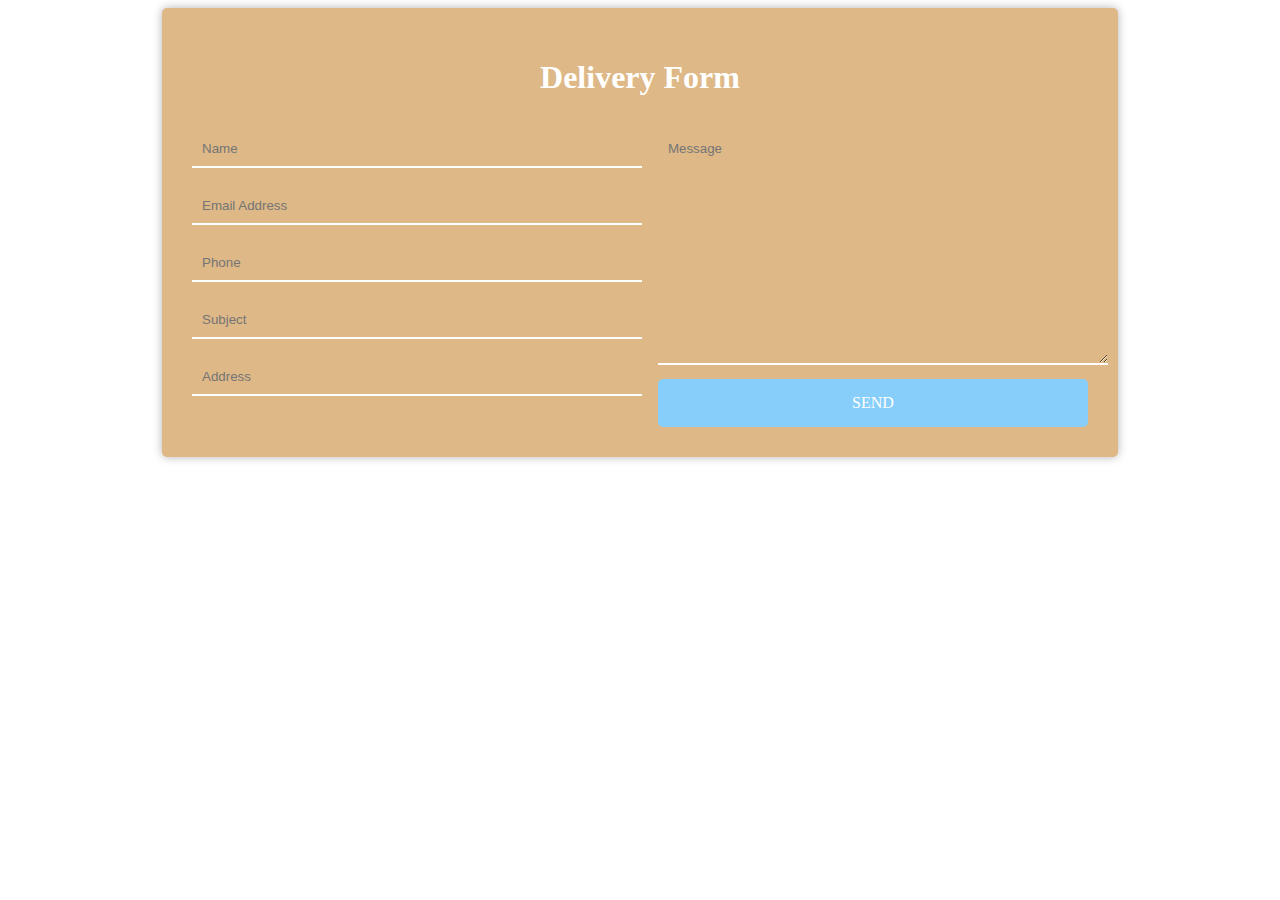
<file: Delievery/index.html>
<!DOCTYPE html>
<html lang="en">
<head>
    <meta charset="UTF-8">
    <meta name="viewport" content="width=device-width, initial-scale=1.0">
    <title>Delivery</title>
    <link rel="stylesheet" href="styles.css">
</head>
<body>
    <div style="display: flex; justify-content: center;">
        <div class="wrapper">
            <div class="title">
            <h1>Delivery Form</h1>
            </div>
            <div class="contact-form">
            <div class="input-fields">
                <input type="text" class="input" placeholder="Name">
                <input type="text" class="input" placeholder="Email Address">
                <input type="text" class="input" placeholder="Phone">
                <input type="text" class="input" placeholder="Subject">
                <input type="address" class="input" placeholder="Address">
            </div>
            <div class="msg">
                <textarea placeholder="Message"></textarea>
                <div class="btn">send</div>
            </div>
            </div>
        </div>
    </div>
  </section>
</body>
</html>
</file>
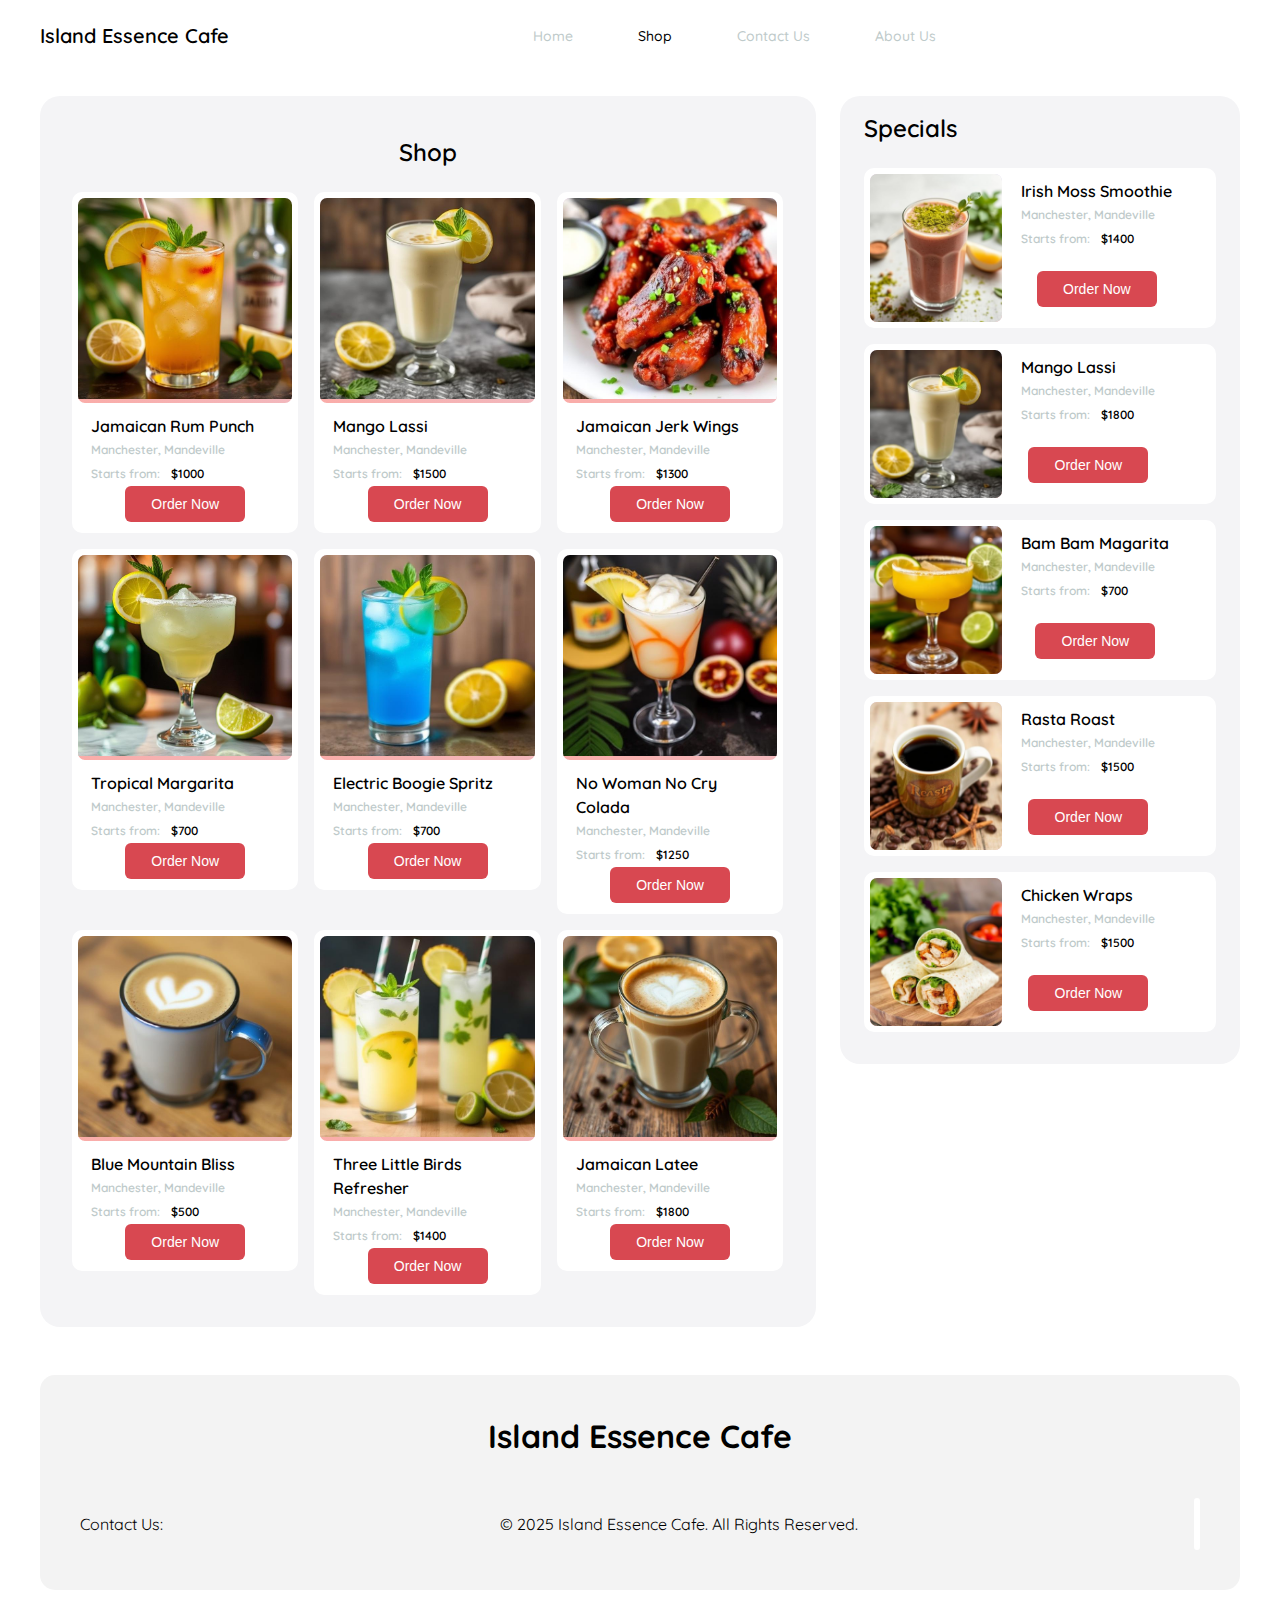
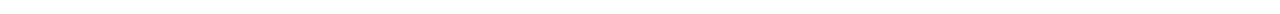
<file: ShopPage/index.html>
<!DOCTYPE html>
<html lang="en">
<head>
    <meta charset="UTF-8">
    <meta name="viewport" content="width=device-width, initial-scale=1.0">
    <title>Shop Now</title>
    <link rel="stylesheet" href="style.css">
</head>
<body>
    <section class="navigation">
        <a href="../Homepage/index.html" class="app-link">Island Essence Cafe</a>
        <div class="navigation-links">
          <a href="../Homepage/index.html" class="nav-link">Home</a>
          <a href="../ShopPage/index.html" class="nav-link active">Shop</a>
          <a href="#" class="nav-link">Contact Us</a>
          <a href="../AboutUs/aboutus.html" class="nav-link">About Us</a>
        </div>
        <div class="nav-right-side">
        </div>
        <div id="menuToggle">
          <input type="checkbox" id="menuCheckbox" />
          <span style="background-color: black;"></span>
          <span style="background-color: black;"></span>
          <span style="background-color: black;"></span>
          <ul id="menu">
            <li>
              <a href="../Homepage/index.html">
                Home
              </a>
            </li>
            
            <li>
              <a href="../ShopPage/index.html">
               Shop
              </a>
            </li>
            <li><a href="#">Contact Us</a></li>
            <li><a href="../AboutUs/aboutus.html">About Us</a></li>
            
          </ul>
        </div>
      </section>

    <section class="app-main">
        <div class="app-main-left cards-area">
          <div class="app-main-right-header", style="width: 100%; justify-content:center;">
            <span>Shop</span>
          </div>
          <div class="card-wrapper main-card">
            <a class="card cardItemjs"href="../BookUs/bookus.html">
              <div class="card-image-wrapper">
              <img src="./assets/Jamaican Rum Punch.jpg" alt="Hotel">
            </div>
              <div class="card-info">
                <div class="card-text big cardText-js">Jamaican Rum Punch</div>
                <div class="card-text small">Manchester, Mandeville</div>
                <div></div>
                <div class="card-text small">
                  Starts from:
                  <span class="card-price"> $1000</span>
                </div>
                <div style="text-align: center;"><button class="btn-book">Order Now</button></div>
              </div>
              </a>
              
          </div>
           <div class="card-wrapper main-card">
            <a class="card cardItemjs"href="../BookUs/bookus.html">
              <div class="card-image-wrapper">
              <img src="./assets/MongoLassi.jpeg" alt="Hotel">
            </div>
              <div class="card-info">
                <div class="card-text big cardText-js">Mango Lassi</div>
                <div class="card-text small">Manchester, Mandeville</div>
                <div class="card-text small">
                  Starts from:
                  <span class="card-price"> $1500</span>
                </div>
                <div style="text-align: center;"><button class="btn-book">Order Now</button></div>
              </div>
              </a>
          </div>
           <div class="card-wrapper main-card">
            <a class="card cardItemjs"href="../BookUs/bookus.html">
              <div class="card-image-wrapper">
              <img src="./assets/Jamaican jerk WIngs.jpg" alt="Hotel">
            </div>
              <div class="card-info">
                <div class="card-text big cardText-js">Jamaican Jerk Wings</div>
                <div class="card-text small">Manchester, Mandeville</div>
                <div class="card-text small">
                  Starts from:
                  <span class="card-price"> $1300</span>
                </div>
                <div style="text-align: center;"><button class="btn-book">Order Now</button></div>
              </div>
              </a>
          </div>
          <div class="card-wrapper main-card">
            <a class="card cardItemjs"href="../BookUs/bookus.html">
              <div class="card-image-wrapper">
              <img src="./assets/Tropical Magarita.jpg" alt="Hotel">
            </div>
              <div class="card-info">
                <div class="card-text big cardText-js">Tropical Margarita</div>
                <div class="card-text small">Manchester, Mandeville</div>
                <div class="card-text small">
                  Starts from:
                  <span class="card-price"> $700</span>
                </div>
                <div style="text-align: center;"><button class="btn-book">Order Now</button></div>
              </div>
              </a>
          </div>
          <div class="card-wrapper main-card">
            <a class="card cardItemjs"href="../BookUs/bookus.html">
              <div class="card-image-wrapper">
              <img src="./assets/Electric Boogie Spritz.jpg" alt="Hotel">
            </div>
              <div class="card-info">
                <div class="card-text big cardText-js">Electric Boogie Spritz</div>
                <div class="card-text small">Manchester, Mandeville</div>
                <div class="card-text small">
                  Starts from:
                  <span class="card-price"> $700</span>
                </div>
                <div style="text-align: center;"><button class="btn-book">Order Now</button></div>
              </div>
              </a>
          </div>
          <div class="card-wrapper main-card">
            <a class="card cardItemjs"href="../BookUs/bookus.html">
              <div class="card-image-wrapper">
              <img src="./assets/No WOman No Cry Colada.jpg" alt="Hotel">
            </div>
              <div class="card-info">
                <div class="card-text big cardText-js">No Woman No Cry Colada</div>
                <div class="card-text small">Manchester, Mandeville</div>
                <div class="card-text small">
                  Starts from:
                  <span class="card-price"> $1250</span>
                </div>
                <div style="text-align: center;"><button class="btn-book">Order Now</button></div>
              </div>
              </a>
          </div>
          <div class="card-wrapper main-card">
            <a class="card cardItemjs"href="../BookUs/bookus.html">
              <div class="card-image-wrapper">
              <img src="./assets/Blue Mountain Bliss.jpg" alt="Hotel">
            </div>
              <div class="card-info">
                <div class="card-text big cardText-js">Blue Mountain Bliss</div>
                <div class="card-text small">Manchester, Mandeville</div>
                <div class="card-text small">
                  Starts from:
                  <span class="card-price"> $500</span>
                </div>
                <div style="text-align: center;"><button class="btn-book">Order Now</button></div>
              </div>
              </a>
          </div>
          <div class="card-wrapper main-card">
            <a class="card cardItemjs"href="../BookUs/bookus.html">
              <div class="card-image-wrapper">
              <img src="./assets/Three Little birds Refresher.jpg" alt="Hotel">
            </div>
              <div class="card-info">
                <div class="card-text big cardText-js">Three Little Birds Refresher</div>
                <div class="card-text small">Manchester, Mandeville</div>
                <div class="card-text small">
                  Starts from:
                  <span class="card-price"> $1400</span>
                </div>
                <div style="text-align: center;"><button class="btn-book">Order Now</button></div>
              </div>
              </a>
          </div>
           <div class="card-wrapper main-card">
            <a class="card cardItemjs" href="../BookUs/bookus.html">
              <div class="card-image-wrapper">
              <img src="./assets/Jamaican lattee.jpg" alt="Hotel">
            </div>
              <div class="card-info">
                <div class="card-text big cardText-js">Jamaican Latee</div>
                <div class="card-text small">Manchester, Mandeville</div>
                <div class="card-text small">
                  Starts from:
                  <span class="card-price"> $1800</span>
                </div>
                <div style="text-align: center;"><button class="btn-book">Order Now</button></div>
              </div>
              </a>
          </div>
        </div>
  
        <!-- Special Left side Area -->
  
        <div class="app-main-right cards-area">
          <div class="app-main-right-header">
            <span>Specials</span>
          </div>
          <div class="card-wrapper main-card">
            <a class="card cardItemjs"href="../BookUs/bookus.html">
              <div class="card-image-wrapper">
              <img src="./assets/f0a594ab-e4b0-40f3-8d5b-d4f2c7b88f72.jpeg" alt="Irish Moss Smoothie">
            </div>
              <div class="card-info">
                <div class="card-text big cardText-js">Irish Moss Smoothie</div>
                <div class="card-text small">Manchester, Mandeville</div>
                <div class="card-text small">
                  Starts from:
                  <span class="card-price"> $1400</span>
                </div>
                <br>
                <div style="text-align: center;"><button class="btn-book">Order Now</button></div>
              </div>
              </a>
          </div>
           <div class="card-wrapper main-card">
            <a class="card cardItemjs"href="../BookUs/bookus.html">
              <div class="card-image-wrapper">
              <img src="./assets/MongoLassi.jpeg" alt="Mango Lassi"> 
            </div>
              <div class="card-info">
                <div class="card-text big cardText-js">Mango Lassi</div>
                <div class="card-text small">Manchester, Mandeville</div>
                <div class="card-text small">
                  Starts from:
                  <span class="card-price"> $1800</span>
                </div>
                <br>
                <div style="text-align: center;"><button class="btn-book">Order Now</button></div>
              </div>
              </a>
          </div>
          <div class="card-wrapper main-card">
            <a class="card cardItemjs"href="../BookUs/bookus.html">
              <div class="card-image-wrapper">
              <img src="./assets/Bam Bam Magarita.jpg" alt="Hotel">
            </div>
              <div class="card-info">
                <div class="card-text big cardText-js">Bam Bam Magarita</div>
                <div class="card-text small">Manchester, Mandeville</div>
                <div class="card-text small">
                  Starts from:
                  <span class="card-price"> $700</span>
                </div>
                <br>
                <div style="text-align: center;"><button class="btn-book">Order Now</button></div>
              </div>
              </a>
          </div>
           <div class="card-wrapper main-card">
            <a class="card cardItemjs"href="../BookUs/bookus.html">
              <div class="card-image-wrapper">
              <img src="./assets/Rasta Roast.jpg" alt="Hotel">
            </div>
              <div class="card-info">
                <div class="card-text big cardText-js">Rasta Roast</div>
                <div class="card-text small">Manchester, Mandeville</div>
                <div class="card-text small">
                  Starts from:
                  <span class="card-price"> $1500</span>
                </div>
                <br>
                <div style="text-align: center;"><button class="btn-book">Order Now</button></div>
              </div>
              </a>
          </div>
          <div class="card-wrapper main-card">
            <a class="card cardItemjs"href="../BookUs/bookus.html">
              <div class="card-image-wrapper">
              <img src="./assets/Chicken wraps.jpg" alt="Hotel">
            </div>
              <div class="card-info">
                <div class="card-text big cardText-js">Chicken Wraps</div>
                <div class="card-text small">Manchester, Mandeville</div>
                <div class="card-text small">
                  Starts from:
                  <span class="card-price"> $1500</span>
                </div>
                <br>
                <div style="text-align: center;"><button class="btn-book">Order Now</button></div>
              </div>
              </a>
          </div>
        </div>
      </section>

      <footer>
        <div style=" background-color: #f3f3f3; border-radius: 15px; padding: 20px 20px 20px 20px">
        <h1 class="footer-text">Island Essence Cafe</h1>
          <section class="footer">
            <div class="footer-content">
                <p class="footer-para">Contact Us:</p>
            </div>
            <div class="footer-content">
                <p class="footer-text">© 2025 Island Essence Cafe. All Rights Reserved.</p>
            </div>
            <div class="card">
                <!-- To put Links in here -->
            </div>           
        </section>  
      </div>
    </footer>
</body>
</html>
</file>
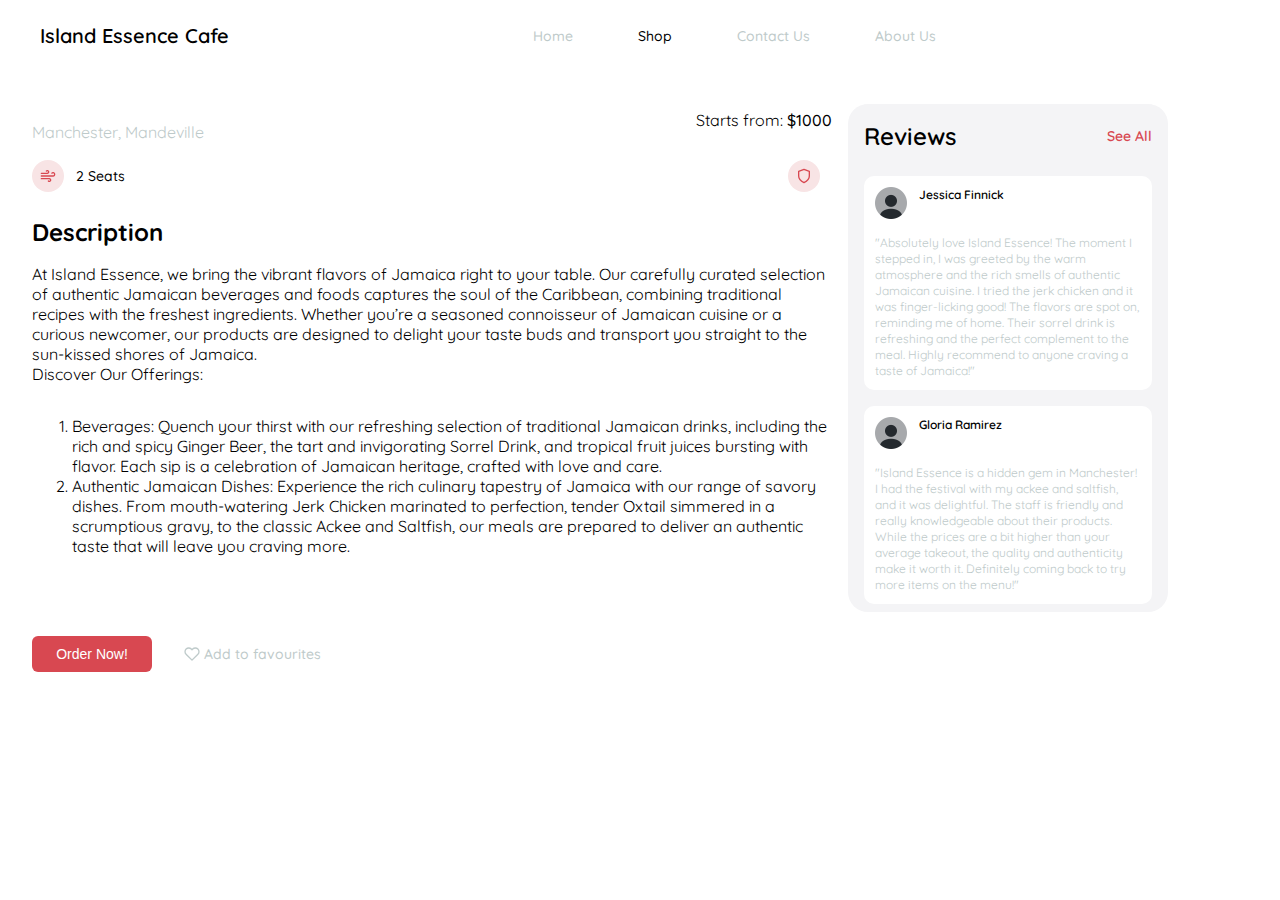
<file: BookUs/bookus.html>
<!DOCTYPE html>
<html lang="en">
<head>
    <meta charset="UTF-8">
    <meta name="viewport" content="width=device-width, initial-scale=1.0">
    <title>Order</title>
    <link rel="stylesheet" href="style.css">
</head>
<body>
    <div class="app-container">
    <section class="navigation">
        <a href="#" class="app-link">Island Essence Cafe</a>
        <div class="navigation-links">
          <a href="../Homepage/index.html" class="nav-link">Home</a>
          <a href="../ShopPage/index.html" class="nav-link active">Shop</a>
          <a href="#" class="nav-link">Contact Us</a>
          <a href="../AboutUs/aboutus.html" class="nav-link">About Us</a>
        </div>
        <div class="nav-right-side">
        </div>
      </section>


    <div class="main-modal">
        <div class="modal-left">
          <div class="modal-info-header">
            <div class="left-side">
              <h1 class="modalHeader-js"></h1>
              <p>Manchester, Mandeville</p>
            </div>
            <div class="right-side">
              Starts from:
              <span class="amount">$1000</span>
            </div>
          </div>
          <div class="info-bar">
            <div class="info-wrapper">
              <div class="info-icon">
                <svg class="btn-icon" xmlns="http://www.w3.org/2000/svg" width="24" height="24" viewBox="0 0 24 24" fill="none" stroke="currentColor" stroke-width="2" stroke-linecap="round" stroke-linejoin="round" class="feather feather-wind"><path d="M9.59 4.59A2 2 0 1 1 11 8H2m10.59 11.41A2 2 0 1 0 14 16H2m15.73-8.27A2.5 2.5 0 1 1 19.5 12H2"/></svg>
              </div>
              <span>2 Seats</span>
            </div>
            <div class="info-wrapper">
              <div class="info-icon">
                <svg class="btn-icon" xmlns="http://www.w3.org/2000/svg" width="24" height="24" viewBox="0 0 24 24" fill="none" stroke="currentColor" stroke-width="2" stroke-linecap="round" stroke-linejoin="round" class="feather feather-shield"><path d="M12 22s8-4 8-10V5l-8-3-8 3v7c0 6 8 10 8 10z"/></svg>
              </div>
            </div>
          </div>
          <div class="desc-wrapper">
            <div class="modal-info-header">
              <h1>Description</h1>
              <p style="color: black;">
                At Island Essence, we bring the vibrant flavors of Jamaica right to your table. Our carefully curated selection of authentic Jamaican beverages and foods captures the soul of the Caribbean, combining traditional recipes with the freshest ingredients. Whether you’re a seasoned connoisseur of Jamaican cuisine or a curious newcomer, our products are designed to delight your taste buds and transport you straight to the sun-kissed shores of Jamaica.
<br>
Discover Our Offerings:
<br>
<ol>
  <li>Beverages: Quench your thirst with our refreshing selection of traditional Jamaican drinks, including the rich and spicy Ginger Beer, the tart and invigorating Sorrel Drink, and tropical fruit juices bursting with flavor. Each sip is a celebration of Jamaican heritage, crafted with love and care.</li>
  <li>Authentic Jamaican Dishes: Experience the rich culinary tapestry of Jamaica with our range of savory dishes. From mouth-watering Jerk Chicken marinated to perfection, tender Oxtail simmered in a scrumptious gravy, to the classic Ackee and Saltfish, our meals are prepared to deliver an authentic taste that will leave you craving more.</li>
</ol>
              </p>
            </div>
            <div class="desc-actions">
              <button class="btn-book">Order Now!</button>
              <div class="add-favourite">
                <input type="checkbox" id="favourite">
                <label for="favourite">
                  <span class="favourite-icon">
                    <svg class="btn-icon" xmlns="http://www.w3.org/2000/svg" width="24" height="24" viewBox="0 0 24 24" fill="none" stroke="currentColor" stroke-width="2" stroke-linecap="round" stroke-linejoin="round" class="feather feather-heart"><path d="M20.84 4.61a5.5 5.5 0 0 0-7.78 0L12 5.67l-1.06-1.06a5.5 5.5 0 0 0-7.78 7.78l1.06 1.06L12 21.23l7.78-7.78 1.06-1.06a5.5 5.5 0 0 0 0-7.78z"/></svg>
                    </span>
                  <span>Add to favourites</span>
                </label>
              </div>
            </div>
          </div>
          </div>
         <div class="modal-right">
           <div class="app-main-right-header">
            <span>Reviews</span>
            <a href="#">See All</a>
          </div>
           <div class="card-wrapper">
             <div class="card">
               <div class="profile-info-wrapper">
                 <div class="profile-img-wrapper">
                   <img src="PFP.png" alt="Review">
                 </div>
                 <p>Jessica Finnick</p>
               </div>
               <p>"Absolutely love Island Essence! The moment I stepped in, I was greeted by the warm atmosphere and the rich smells of authentic Jamaican cuisine. I tried the jerk chicken and it was finger-licking good! The flavors are spot on, reminding me of home. Their sorrel drink is refreshing and the perfect complement to the meal. Highly recommend to anyone craving a taste of Jamaica!"</p>
             </div>
          </div>
           <div class="card-wrapper">
             <div class="card">
               <div class="profile-info-wrapper">
                 <div class="profile-img-wrapper">
                   <img src="PFP.png" alt="Review">
                 </div>
                 <p>Gloria Ramirez</p>
               </div>
               <p>"Island Essence is a hidden gem in Manchester! I had the festival with my ackee and saltfish, and it was delightful. The staff is friendly and really knowledgeable about their products. While the prices are a bit higher than your average takeout, the quality and authenticity make it worth it. Definitely coming back to try more items on the menu!"</p>
             </div>
          </div>
         </div>
    </div>
</div>
</body>
</html>
</file>
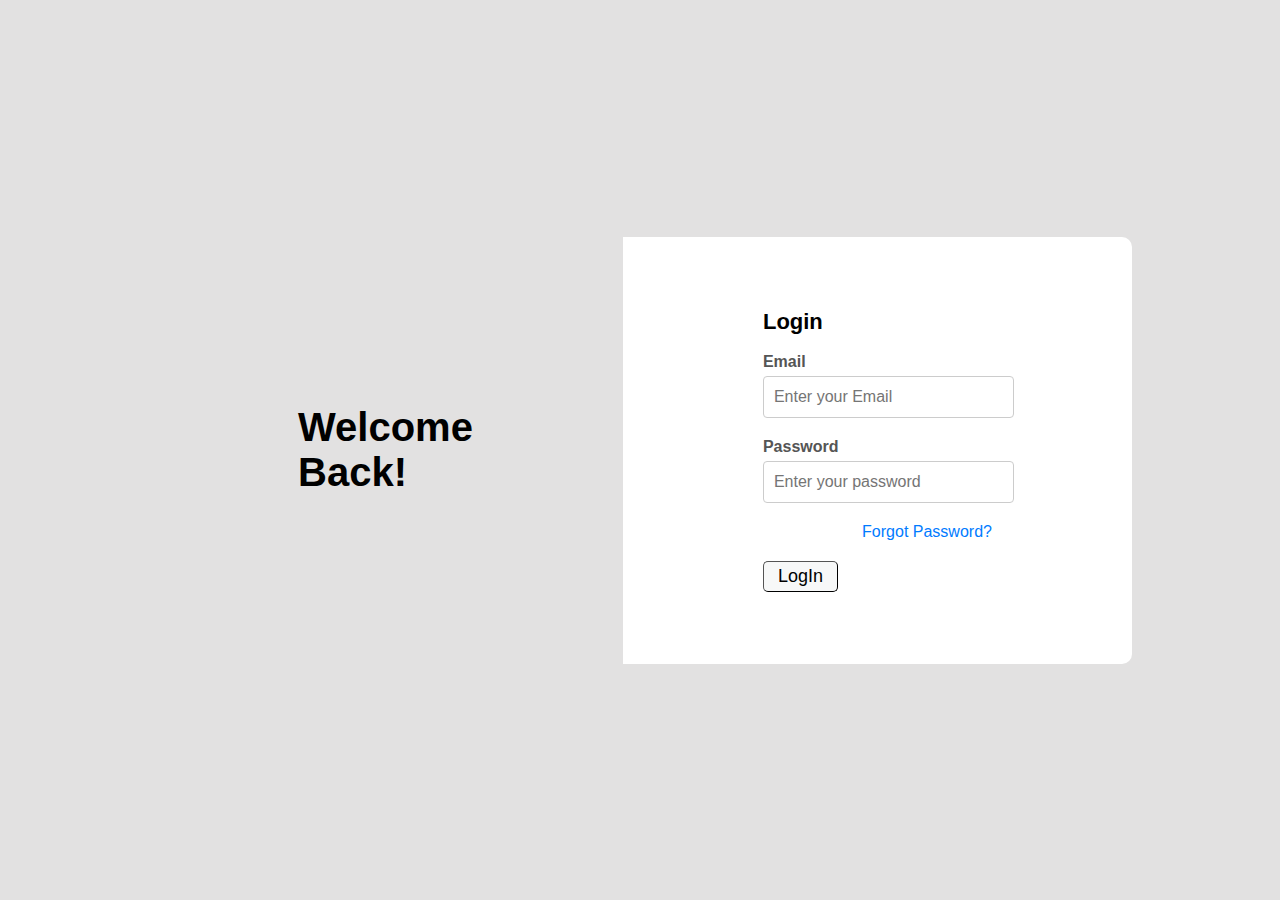
<file: Inclasswork/login.html>
<!DOCTYPE html>
<html lang="en">
<head>
    <meta charset="UTF-8">
    <meta name="viewport" content="width=device-width, initial-scale=1.0">
    <title>Document</title>
    <link rel="stylesheet" href="style.css">
</head>
<body>
    <section>
        <div id="main-login">
            <div id="herosection">
                <h1 id="herosection-text" style="text-align: start;">
                    Welcome  <br>Back!
                </h1>
            </div>
            <div id="formsection">
                <h3 style="font-family: Verdana, Geneva, Tahoma, sans-serif; font-size: 22px">Login</h3>
                <br>
                <form id="formid" action="POST">
                    <label for="Email">Email</label>
                    <input style="border-radius: 4px; height:20px;" placeholder="Enter your Email" type="email" name="email" id="form" required>
                    <label for="Password">Password</label>
                    <input style="border-radius: 4px; height:20px;" placeholder="Enter your password" type="password" name="password" id="form" required>
                    <a style="justify-content: end;" href="">Forgot Password?</a>
                    <button id="form-button" type="submit">LogIn</button>
                </form>
            </div>
        </div>
    </section>
</body>
</html>
</file>
<file: Delievery/styles.css>
.wrapper{
    width: 56rem;
    background: burlywood;
    padding: 30px;
    border-radius: 5px;
    box-shadow: 0 0 10px rgba(0,0,0,0.3);
  }
  
  .wrapper .title h1{
    color: white;
    text-align: center;
    margin-bottom: 25px;
  }
  
  .contact-form{
    display: flex;
  }
  
  .input-fields{
    display: flex;
    flex-direction: column;
    margin-right: 4%;
  }
  
  .input-fields,
  .msg{
    width: 48%;
  }
  
  .input-fields .input,
  .msg textarea{
    margin: 10px 0;
    background: transparent;
    border: 0px;
    border-bottom: 2px solid white;
    padding: 10px;
    color: #c5ecfd;
    width: 100%;
    font-family: "Quicksand", sans-serif;
  }
  
  .msg textarea{
    height: 212px;
  }
  
  .btn {
      background: lightskyblue;
      text-align: center;
      padding: 15px;
      border-radius: 5px;
      color: #fff;
      cursor: pointer;
      text-transform: uppercase;
  }
  @media screen and (max-width: 660px) {
    .contact-form{
      flex-direction: column;
    }
    .msg textarea{
      height: 80px;
    }
    .input-fields,
    .msg{
      width: 100%;
    }
  }
</file>
<file: ShopPage/style.css>
@import url("https://fonts.googleapis.com/css2?family=Quicksand:wght@400;500;600&display=swap");
* {
  box-sizing: border-box;
  outline: none;
}

#menuToggle
{
  visibility: hidden;
  display: block;
  position: absolute;
  top: 25px;
  left: 20px;
  z-index: 1;
  -webkit-user-select: none;
  user-select: none;
}
#menuToggle a
{
  text-decoration: none;
  color: #232323;
  transition: color 0.3s ease;
}

#menuToggle a:hover
{
  color: tomato;
}


#menuToggle input
{
  display: block;
  width: 40px;
  height: 32px;
  position: absolute;
  top: -7px;
  left: -5px;
  
  cursor: pointer;
  
  opacity: 0; /* hide this */
  z-index: 2; /* and place it over the hamburger */
  
  -webkit-touch-callout: none;
}

/*
 * Just a quick hamburger
 */
#menuToggle span
{
  display: block;
  width: 33px;
  height: 4px;
  margin-bottom: 5px;
  position: relative;
  
  background: #cdcdcd;
  border-radius: 3px;
  
  z-index: 1;
  
  transform-origin: 4px 0px;
  
  transition: transform 0.5s cubic-bezier(0.77,0.2,0.05,1.0),
              background 0.5s cubic-bezier(0.77,0.2,0.05,1.0),
              opacity 0.55s ease;
}

#menuToggle span:first-child
{
  transform-origin: 0% 0%;
}

#menuToggle span:nth-last-child(2)
{
  transform-origin: 0% 100%;
}

#menuToggle input:checked ~ span
{
  opacity: 1;
  transform: rotate(45deg) translate(-2px, -1px);
  background: #232323;
}

#menuToggle input:checked ~ span:nth-last-child(3)
{
  opacity: 0;
  transform: rotate(0deg) scale(0.2, 0.2);
}


#menuToggle input:checked ~ span:nth-last-child(2)
{
  transform: rotate(-45deg) translate(0, -1px);
}

#menu
{
  position: absolute;
  max-width: 400px;
  width: 100vw;
  max-height: 100vh;
  margin: -100px 0 0 -50px;
  padding: 50px;
  padding-top: 125px;
  box-sizing: border-box;
  overflow-y: auto;
  background: #ededed;
  list-style-type: none;
  -webkit-font-smoothing: antialiased;
  transform-origin: 0% 0%;
  transform: translate(-100%, 0);
  transition: transform 0.5s cubic-bezier(0.77,0.2,0.05,1.0);
  z-index: 0;
  border-radius: 0px 0px 10px 0px;
}

#menu li
{
  padding: 10px 0;
  font-size: 22px;
  z-index: 1;
}

#menu li label
{
  cursor: pointer;
}

#menuToggle input:checked ~ ul
{
  transform: none;
}


.banner-section{
  background-color: beige;
  border-radius: 5px;
  padding: 50px;
  text-align: center;
}
.banner-text{
  font-size: 38px;
  color: black;
}
.banner-para{
  font-size: 18px;
  color: black;
}
.banner-btn{
  background-color: rgb(97, 69, 55);
  color: white;
  padding: 10px 20px;
  border-radius: 5px;
  font-size: 18px;
  cursor: pointer;
  border: none;
}
.banner-btns{
  display: flex;
  gap: 20px;
  justify-content: center;
  margin-top: 20px;
}

footer{
  padding: 24px 40px;
  text-align: center;
  color: var(--main-font-color);
}
.footer{
  color: var(--main-font-color);
  padding: 20px;
  text-align: center;
  display: flex;
  gap: 20px;
  justify-content: space-between;
}

.box-model{
  border: 3px solid black;
  border-radius: 5px;
}

:root {
  font-family: "Quicksand", sans-serif;
  --app-bg: #fff; /* Background color */
  --modal-before: rgba(215,215,215,.5);
  --main-font-color: #000; /* Main text color */
  --light-font-color: #becaca; /* Light text color */
  --main-border-color: #f3f3f3; /* Main border color */
  --secondary-border-color: #faeceb; /* Secondary border color */
  --button-bg-light: #f3f3f3; /* Button background light */
  --cards-area-bg: #f4f4f6; /* Cards area background */
  --cards-bg: #fff; /* Cards background */
  --buttons-color-primary: #d84851; /* Primary button color */
  --buttons-color-secondary: #f8e4e5; /* Secondary button color */
  --filter-bg: #fff; /* Filter background */
  --search-bg: #838383; /* Search background */
}

.nav-right-side {
  display: flex;
}

.mode-switch {
  flex-shrink: 0;
  padding: 0;
  background-color: var(--chat-background);
  border: none;
  color: #ddd;
  outline: none;
  cursor: pointer;
  box-shadow: var(--navigation-box-shadow);
  border-radius: 50%;
  display: flex;
  justify-content: center;
  align-items: center;
  width: 36px;
  height: 36px;
}
.mode-switch svg {
  width: 0;
  height: 24px;
  transition: all 0.3s ease-in;
  transform-origin: center;
}

/* Remove dark mode specific classes */
body, html {
  width: 100%;
  height: auto;
  margin: 0;
  padding: 0;
  background-color: var(--app-bg);
  transition: 0.2s;
}

a {
  text-decoration: none;
}

button, a {
  cursor: pointer;
}

.app-container {
  display: flex;
  flex-direction: column;
  width: 100%;
  height: 100%;
}

.navigation {
  padding: 24px 40px;
  display: flex;
  justify-content: space-between;
  align-items: center;
}

.app-link {
  font-weight: 600;
  font-size: 20px;
  color: var(--main-font-color);
  line-height: 24px;
}

.navigation-links {
  width: 60%;
  display: flex;
  justify-content: space-between;
  max-width: 420px;
}

.nav-link {
  color: var(--light-font-color);
  font-weight: 500;
  font-size: 14px;
  margin: 0 8px;
  transition: 0.2s;
}
.nav-link.active {
  color: var(--main-font-color);
}
.nav-link:not(.active):hover {
  color: var(--buttons-color-primary);
}

.profile-btn {
  border: 1px solid var(--secondary-border-color);
  background-color: transparent;
  border-radius: 20px;
  padding: 0;
  display: flex;
  justify-content: space-between;
  align-items: center;
  transition: 0.2s;
}
.profile-btn:hover {
  border-color: var(--buttons-color-primary);
}
.profile-btn span {
  padding: 0 8px;
  font-weight: 500;
  color: var(--buttons-color-primary);
}
.profile-btn img {
  width: 32px;
  height: 32px;
  border-radius: 50%;
  object-fit: cover;
}

section.app-actions {
  padding: 32px 40px 0 40px;
}

.btn-icon {
  width: 16px;
}

.search-wrapper {
  border: none;
  display: flex;
  justify-content: space-between;
  border-radius: 6px;
  max-width: 420px;
  width: 100%;
  overflow: hidden;
  height: 40px;
}

.search-input {
  border-radius: 0;
  appearance: none;
  box-shadow: none;
  border-left: none;
  border-right: none;
  background-color: var(--search-bg);
  flex: 1;
  border: 1px solid var(--main-border-color);
  padding: 0 8px;
  font-size: 16px;
  font-weight: 500;
  white-space: nowrap;
  overflow: hidden;
  text-overflow: ellipsis;
  width: 100%;
}

.loaction-btn {
  border: 1px solid var(--main-border-color);
  background-color: var(--button-bg-light);
  padding: 8px;
  display: flex;
  justify-content: center;
  align-items: center;
}
.search-btn {
  background-color: var(--buttons-color-primary);
  color: #fff;
  border: 1px solid var(--buttons-color-primary);
  padding: 10px 16px;
  font-size: 14px;
}

.app-actions-line {
  display: flex;
  align-items: center;
  margin: 32px 0;
}

.contact-actions {
  display: flex;
  align-items: center;
  margin-left: 32px;
}
.contact-actions span {
  display: block;
  font-size: 14px;
  line-height: 16px;
  font-weight: 500;
  margin-right: 8px;
}
.contact-actions.socials .contact-link {
  color: #b9b9b9;
}

.contact-link {
  border: 1px solid var(--main-border-color);
  border-radius: 8px;
  width: 32px;
  height: 32px;
  display: flex;
  align-items: center;
  justify-content: center;
  color: var(--buttons-color-primary);
  margin: 0 4px;
  flex-shrink: 0;
}

.filter-btn {
  background-color: transparent;
  border: 1px solid var(--main-border-color);
  display: flex;
  align-items: center;
  border-radius: 20px;
  padding: 0;
  padding-right: 8px;
  margin: 0 16px;
  color: var(--buttons-color-primary);
  position: relative;
}
.filter-btn.more {
  padding: 0 12px;
}
.filter-btn.more span {
  color: var(--buttons-color-primary);
  padding: 0 4px;
}

.filter-text {
  display: block;
  white-space: nowrap;
  overflow: hidden;
  text-overflow: ellipsis;
  max-width: 200px;
  padding: 0 24px 0 8px;
  position: relative;
}
.filter-text:before {
  content: "";
  position: absolute;
  width: 16px;
  height: 16px;
  right: 0;
  top: 50%;
  transform: translatey(-50%);
  background-image: url("data:image/svg+xml,%3Csvg xmlns='http://www.w3.org/2000/svg' width='24' height='24' viewBox='0 0 24 24' fill='none' stroke='currentColor' stroke-width='2' stroke-linecap='round' stroke-linejoin='round' class='feather feather-chevron-down'%3E%3Cpolyline points='6 9 12 15 18 9'/%3E%3C/svg%3E");
  background-repeat: no-repeat;
  background-position: center;
  background-size: cover;
}

.filter-icon {
  background-color: var(--buttons-color-secondary);
  border-radius: 50%;
  color: var(--buttons-color-primary);
  width: 32px;
  height: 32px;
  display: flex;
  justify-content: center;
  align-items: center;
}

.filter-line-text {
  font-size: 14px;
  font-weight: 600;
  margin-right: 32px;
  color: var(--main-font-color);
}

.app-main {
  flex: 1;
  overflow: hidden;
  padding: 24px 40px;
  display: flex;
  justify-content: space-between;
}

.cards-area {
  background-color: var(--cards-area-bg);
  padding: 24px;
  height: 100%;
  overflow-y: auto;
  border-radius: 20px;
}

.app-main-left {
  flex: 4;
  display: flex;
  flex-wrap: wrap;
}

.app-main-right {
  flex: 2;
  margin-left: 24px;
  max-width: 400px;
}
.app-main-right .card-image-wrapper {
  max-height: 100%;
  padding: 0;
  height: 100%;
}
.app-main-right .card {
  height: 160px;
}
.app-main-right .card-image-wrapper img {
  margin: 0;
}

.card-wrapper {
  width: 33.3%;
  height: auto;
  padding: 8px;
  z-index: 0;
}

.card {
  background-color: var(--cards-bg);
  border: 3px solid var(--cards-bg);
  border-radius: 10px;
  overflow: hidden;
  display: block;
  transition: transform 0.2s;
}
.card:hover {
  transform: scale(1.02);
}

.card-image-wrapper {
  max-height: 40%;
  border-radius: 10px;
  overflow: hidden;
  border: 3px solid var(--cards-bg);
  /* height: 0; */
  padding-top: calc(591.44 / 1127.34 * 100%);
  background-color: #FAACA8;
  background-image: linear-gradient(19deg, #FAACA8 0%, #DDD6F3 100%);
}
.card-image-wrapper img {
  width: 100%;
  object-fit: cover;
  z-index: 1;
  position: relative;
  margin-top: -60.25%;
}

.card-info {
  background-color: var(--cards-bg);
  padding: 8px 16px;
}

.card-text {
  line-height: 24px;
}
.card-text.big {
  font-size: 16px;
  font-weight: 600;
  color: var(--main-font-color);
}
.card-text.small {
  font-size: 12px;
  color: var(--light-font-color);
  font-weight: 600;
}
.card-text.small span {
  font-size: 12px;
  color: var(--main-font-color);
  font-weight: 600;
  display: inline-block;
  margin-left: 8px;
}

.app-main-right-header {
  display: flex;
  justify-content: space-between;
  align-items: center;
  padding: 16px 0;
  color: var(--main-font-color);
  background-color: var(--cards-area-bg);
}
.app-main-right-header span {
  font-size: 24px;
  line-height: 32px;
  font-weight: 600;
}
.app-main-right-header a {
  font-size: 14px;
  color: var(--buttons-color-primary);
  font-weight: 600;
}

.app-main-right {
  position: relative;
  padding-top: 0;
}
.app-main-right .card-wrapper {
  width: 100%;
  padding: 8px 0;
}
.app-main-right .card {
  display: flex;
}
.app-main-right .card-image-wrapper {
  flex-basis: 40%;
  flex-shrink: 0;
}
.app-main-right .card-image-wrapper img {
  height: 100%;
}

.main-modal {
  width: 98%;
  max-width: 1200px;
  height: 90%;
  background: var(--app-bg);
  border-radius: 20px;
  position: relative;
  display: flex;
  padding: 32px;
}

.btn-close {
  border: none;
  background-color: transparent;
  position: absolute;
  right: 4px;
  top: 4px;
  padding: 0;
  color: #b9b9b9;
}

.hideModal {
  z-index: -1;
  opacity: 0;
  animation: hide 0.25s;
  transform: scale(0);
}

@keyframes hide {
  from {
    z-index: 2;
    transform: scale(1);
    opacity: 1;
  }
  to {
    z-index: -1;
    transform: scale(0);
    opacity: 0;
  }
}
.showModal {
  top: 0;
  left: 0;
  opacity: 1;
  z-index: 2;
  animation: show 0.2s;
  transform: scale(1);
  position: fixed;
  display: flex;
  justify-content: center;
  padding-top: 56px;
  background-color: var(--modal-before);
  width: 100%;
  height: 100%;
}

@keyframes show {
  from {
    transform: scale(0);
    opacity: 0;
    z-index: -1;
  }
  to {
    transform: scale(1);
    opacity: 1;
    z-index: 2;
  }
}

.modal-image-wrapper {
  border-radius: 20px;
  overflow: hidden;
  max-height: 50%;
}
.modal-image-wrapper img {
  width: 100%;
  height: auto;
  object-fit: cover;
}

.modal-left {
  flex: 5;
  overflow-y: auto;
}

.modal-image-wrapper {
  margin-bottom: 24px;
}

.modal-info-header {
  display: flex;
  justify-content: space-between;
  align-items: flex-start;
}

.left-side h1 {
  margin: 0;
  font-size: 24px;
  line-height: 32px;
  color: var(--main-font-color);
}

.left-side p {
  color: var(--light-font-color);
  font-size: 16px;
  line-height: 24px;
}

.right-side {
  color: var(--main-font-color);
}

.right-side span {
  display: inline-block;
  font-weight: 500;
  font-size: 16px;
  line-height: 32px;
}

.info-wrapper {
  display: flex;
  align-items: center;
  flex-wrap: wrap;
}
.info-wrapper span {
  display: block;
  font-weight: 500;
  font-size: 14px;
  color: var(--main-font-color);
}

.info-bar {
  display: flex;
  justify-content: space-between;
}

.info-icon {
  background-color: var(--buttons-color-secondary);
  border-radius: 50%;
  color: var(--buttons-color-primary);
  width: 32px;
  height: 32px;
  display: flex;
  justify-content: center;
  align-items: center;
  margin-right: 12px;
  flex-shrink: 0;
}

.desc-wrapper .modal-info-header {
  margin-top: 24px;
  flex-direction: column;
}
.desc-wrapper h1 {
  font-size: 24px;
  margin: 0;
  line-height: 32px;
  color: var(--main-font-color);
}
.desc-wrapper p {
  color: var(--light-font-color);
}

.desc-actions {
  display: flex;
  align-items: center;
  margin-top: 32px;
}

.btn-book {
  background-color: var(--buttons-color-primary);
  color: #fff;
  border: none;
  border-radius: 6px;
  padding: 10px;
  font-size: 14px;
  min-width: 120px;
}

.add-favourite {
  display: flex;
  align-items: center;
}

.add-favourite input {
  width: 0;
  height: 0;
  opacity: 0;
  position: absolute;
}

.add-favourite input:checked + label {
  color: var(--buttons-color-primary);
}

.add-favourite input:checked + label .btn-icon {
  transition: 0.2s;
  color: var(--buttons-color-primary);
  fill: var(--buttons-color-primary);
}

.add-favourite label {
  cursor: pointer;
  color: var(--light-font-color);
  font-size: 14px;
  line-height: 24px;
  font-weight: 500;
  display: flex;
  align-items: center;
}
.add-favourite label span {
  display: flex;
  margin-right: 4px;
}

.modal-right {
  background-color: var(--cards-area-bg);
  height: 100%;
  overflow-y: auto;
  border-radius: 20px;
  padding: 0 16px;
  flex: 3;
  max-width: 320px;
  margin-left: 16px;
}
.modal-right .card-wrapper {
  width: 100%;
  padding: 8px 0;
}
.modal-right .card > p {
  font-size: 12px;
  line-height: 16px;
  color: var(--light-font-color);
  margin: 0;
}
.modal-right .card {
  padding: 8px;
}
.modal-right .card:hover {
  transform: scale(1);
}
.modal-right .card .profile-info-wrapper {
  display: flex;
  align-items: flex-start;
  margin-bottom: 16px;
}
.modal-right .card .profile-info-wrapper p {
  font-size: 12px;
  line-height: 16px;
  color: var(--main-font-color);
  margin: 0;
  font-weight: 600;
}

.profile-img-wrapper {
  width: 32px;
  height: 32px;
  overflow: hidden;
  border-radius: 8px;
  flex-shrink: 0;
  margin-right: 12px;
}
.profile-img-wrapper img {
  width: 100%;
  height: 100%;
  object-fit: cover;
}

.contact-actions-wrapper {
  display: flex;
}

.filter-action-buttons {
  display: flex;
  overflow-x: auto;
  position: relative;
}
.filter-action-buttons button {
  margin-bottom: 4px;
}

.filter-line {
  align-items: flex-start;
}

@media screen and (max-width: 1020px) {
  .app-main-left .card-wrapper {
    width: 50%;
  }

  .app-main-right-header span {
    font-size: 14px;
  }
}
@media screen and (max-width: 990px) {
  .app-main-right {
    display: none;
  }
}
@media screen and (max-width: 780px) {
  .filter-line-text {
    margin-right: 10px;
  }

  .filter-btn {
    margin: 0 8px;
  }

  .modal-left {
    flex-shrink: 0;
    flex-basis: auto;
  }

  .app-actions-line:not(.filter-line) {
    flex-direction: column;
    align-items: flex-start;
  }

  .app-actions-line {
    margin: 16px 0;
  }

  .contact-actions-wrapper {
    margin-top: 12px;
  }

  .app-main-left .card-wrapper {
    width: 100%;
  }

  .cards-area {
    padding: 0 8px;
  }

  .navigation {
    padding: 24px;
  }

  .app-main, .app-actions {
    padding: 24px;
  }

  section.app-actions {
    padding: 0 24px;
  }

  h1, .modal-left h1 {
    font-size: 16px;
    line-height: 24px;
  }

  .info-wrapper span {
    font-size: 12px;
    white-space: nowrap;
    margin-bottom: 4px;
  }

  .main-modal {
    flex-direction: column;
    overflow-y: auto;
    height: 100%;
    width: 100%;
  }

  #modal-window {
    padding: 0;
  }

  .modal-right {
    width: 100%;
    max-width: 100%;
    margin-left: 0;
    margin-top: 16px;
    overflow-y: visible;
  }

  .btn-close {
    right: 0;
    top: 0;
  }
}
@media screen and (max-width: 660px) {
  .navigation {
    display: flex;
    justify-content: center;
  }
  .navigation-links {
    display: none;
  }
  #menuToggle{
    visibility: visible;
  }
}
@media screen and (max-width: 520px) {
  .app-container {
    overflow: auto;
  }

  .app-main {
    flex: unset;
  }

  .modal-right {
    flex: unset;
  }

  .card:hover {
    transform: scale(1);
  }

  section.app-main {
    overflow: visible;
  }

  .contact-actions span {
    display: none;
  }
}

.hero-section {
  background-image: url(./assets/137-97352.jpg);
  background-size: contain;
  background-repeat: no-repeat;
  background-position: left;
  height: 90vh;
  background-color: rgb(97, 69, 55);
  align-content: center;
  text-align: center;
  justify-content: center;
}

.hero-text {
  font-size: 58px;
  color: white;
}
</file>
<file: BookUs/style.css>
@import url("https://fonts.googleapis.com/css2?family=Quicksand:wght@400;500;600&display=swap");

* {
  box-sizing: border-box;
  outline: none;
}

:root {
  font-family: "Quicksand", sans-serif;
  --app-bg: #fff; /* Background color */
  --modal-before: rgba(215,215,215,.5);
  --main-font-color: #000; /* Main text color */
  --light-font-color: #becaca; /* Light text color */
  --main-border-color: #f3f3f3; /* Main border color */
  --secondary-border-color: #faeceb; /* Secondary border color */
  --button-bg-light: #f3f3f3; /* Button background light */
  --cards-area-bg: #f4f4f6; /* Cards area background */
  --cards-bg: #fff; /* Cards background */
  --buttons-color-primary: #d84851; /* Primary button color */
  --buttons-color-secondary: #f8e4e5; /* Secondary button color */
  --filter-bg: #fff; /* Filter background */
  --search-bg: #838383; /* Search background */
}

.nav-right-side {
  display: flex;
}

.mode-switch {
  flex-shrink: 0;
  padding: 0;
  background-color: var(--chat-background);
  border: none;
  color: #ddd;
  outline: none;
  cursor: pointer;
  box-shadow: var(--navigation-box-shadow);
  border-radius: 50%;
  display: flex;
  justify-content: center;
  align-items: center;
  width: 36px;
  height: 36px;
}
.mode-switch svg {
  width: 0;
  height: 24px;
  transition: all 0.3s ease-in;
  transform-origin: center;
}

/* Remove dark mode specific classes */
body, html {
  width: 100%;
  height: auto;
  margin: 0;
  padding: 0;
  background-color: var(--app-bg);
  transition: 0.2s;
}

a {
  text-decoration: none;
}

button, a {
  cursor: pointer;
}

.app-container {
  display: flex;
  flex-direction: column;
  width: 100%;
  height: 100%;
}

.navigation {
  padding: 24px 40px;
  display: flex;
  justify-content: space-between;
  align-items: center;
}

.app-link {
  font-weight: 600;
  font-size: 20px;
  color: var(--main-font-color);
  line-height: 24px;
}

.navigation-links {
  width: 60%;
  display: flex;
  justify-content: space-between;
  max-width: 420px;
}

.nav-link {
  color: var(--light-font-color);
  font-weight: 500;
  font-size: 14px;
  margin: 0 8px;
  transition: 0.2s;
}
.nav-link.active {
  color: var(--main-font-color);
}
.nav-link:not(.active):hover {
  color: var(--buttons-color-primary);
}

.profile-btn {
  border: 1px solid var(--secondary-border-color);
  background-color: transparent;
  border-radius: 20px;
  padding: 0;
  display: flex;
  justify-content: space-between;
  align-items: center;
  transition: 0.2s;
}
.profile-btn:hover {
  border-color: var(--buttons-color-primary);
}
.profile-btn span {
  padding: 0 8px;
  font-weight: 500;
  color: var(--buttons-color-primary);
}
.profile-btn img {
  width: 32px;
  height: 32px;
  border-radius: 50%;
  object-fit: cover;
}

section.app-actions {
  padding: 32px 40px 0 40px;
}

.btn-icon {
  width: 16px;
}

.search-wrapper {
  border: none;
  display: flex;
  justify-content: space-between;
  border-radius: 6px;
  max-width: 420px;
  width: 100%;
  overflow: hidden;
  height: 40px;
}

.search-input {
  border-radius: 0;
  appearance: none;
  box-shadow: none;
  border-left: none;
  border-right: none;
  background-color: var(--search-bg);
  flex: 1;
  border: 1px solid var(--main-border-color);
  padding: 0 8px;
  font-size: 16px;
  font-weight: 500;
  white-space: nowrap;
  overflow: hidden;
  text-overflow: ellipsis;
  width: 100%;
}

.loaction-btn {
  border: 1px solid var(--main-border-color);
  background-color: var(--button-bg-light);
  padding: 8px;
  display: flex;
  justify-content: center;
  align-items: center;
}
.search-btn {
  background-color: var(--buttons-color-primary);
  color: #fff;
  border: 1px solid var(--buttons-color-primary);
  padding: 10px 16px;
  font-size: 14px;
}

.app-actions-line {
  display: flex;
  align-items: center;
  margin: 32px 0;
}

.contact-actions {
  display: flex;
  align-items: center;
  margin-left: 32px;
}
.contact-actions span {
  display: block;
  font-size: 14px;
  line-height: 16px;
  font-weight: 500;
  margin-right: 8px;
}
.contact-actions.socials .contact-link {
  color: #b9b9b9;
}

.contact-link {
  border: 1px solid var(--main-border-color);
  border-radius: 8px;
  width: 32px;
  height: 32px;
  display: flex;
  align-items: center;
  justify-content: center;
  color: var(--buttons-color-primary);
  margin: 0 4px;
  flex-shrink: 0;
}

.filter-btn {
  background-color: transparent;
  border: 1px solid var(--main-border-color);
  display: flex;
  align-items: center;
  border-radius: 20px;
  padding: 0;
  padding-right: 8px;
  margin: 0 16px;
  color: var(--buttons-color-primary);
  position: relative;
}
.filter-btn.more {
  padding: 0 12px;
}
.filter-btn.more span {
  color: var(--buttons-color-primary);
  padding: 0 4px;
}

.filter-text {
  display: block;
  white-space: nowrap;
  overflow: hidden;
  text-overflow: ellipsis;
  max-width: 200px;
  padding: 0 24px 0 8px;
  position: relative;
}
.filter-text:before {
  content: "";
  position: absolute;
  width: 16px;
  height: 16px;
  right: 0;
  top: 50%;
  transform: translatey(-50%);
  background-image: url("data:image/svg+xml,%3Csvg xmlns='http://www.w3.org/2000/svg' width='24' height='24' viewBox='0 0 24 24' fill='none' stroke='currentColor' stroke-width='2' stroke-linecap='round' stroke-linejoin='round' class='feather feather-chevron-down'%3E%3Cpolyline points='6 9 12 15 18 9'/%3E%3C/svg%3E");
  background-repeat: no-repeat;
  background-position: center;
  background-size: cover;
}

.filter-icon {
  background-color: var(--buttons-color-secondary);
  border-radius: 50%;
  color: var(--buttons-color-primary);
  width: 32px;
  height: 32px;
  display: flex;
  justify-content: center;
  align-items: center;
}

.filter-line-text {
  font-size: 14px;
  font-weight: 600;
  margin-right: 32px;
  color: var(--main-font-color);
}

.app-main {
  flex: 1;
  overflow: hidden;
  padding: 24px 40px;
  display: flex;
  justify-content: space-between;
}

.cards-area {
  background-color: var(--cards-area-bg);
  padding: 24px;
  height: 100%;
  overflow-y: auto;
  border-radius: 20px;
}

.app-main-left {
  flex: 4;
  display: flex;
  flex-wrap: wrap;
}

.app-main-right {
  flex: 2;
  margin-left: 24px;
  max-width: 400px;
}
.app-main-right .card-image-wrapper {
  max-height: 100%;
  padding: 0;
  height: 100%;
}
.app-main-right .card {
  height: 160px;
}
.app-main-right .card-image-wrapper img {
  margin: 0;
}

.card-wrapper {
  width: 33.3%;
  height: auto;
  padding: 8px;
}

.card {
  background-color: var(--cards-bg);
  border: 3px solid var(--cards-bg);
  border-radius: 10px;
  overflow: hidden;
  display: block;
  transition: transform 0.2s;
}
.card:hover {
  transform: scale(1.02);
}

.card-image-wrapper {
  max-height: 40%;
  border-radius: 10px;
  overflow: hidden;
  border: 3px solid var(--cards-bg);
  height: 0;
  padding-top: calc(591.44 / 1127.34 * 100%);
  background-color: #FAACA8;
  background-image: linear-gradient(19deg, #FAACA8 0%, #DDD6F3 100%);
}
.card-image-wrapper img {
  width: 100%;
  object-fit: cover;
  z-index: 1;
  position: relative;
  margin-top: -60.25%;
}

.card-info {
  background-color: var(--cards-bg);
  padding: 8px 16px;
}

.card-text {
  line-height: 24px;
}
.card-text.big {
  font-size: 16px;
  font-weight: 600;
  color: var(--main-font-color);
}
.card-text.small {
  font-size: 12px;
  color: var(--light-font-color);
  font-weight: 600;
}
.card-text.small span {
  font-size: 12px;
  color: var(--main-font-color);
  font-weight: 600;
  display: inline-block;
  margin-left: 8px;
}

.app-main-right-header {
  display: flex;
  justify-content: space-between;
  align-items: center;
  padding: 16px 0;
  color: var(--main-font-color);
  background-color: var(--cards-area-bg);
}
.app-main-right-header span {
  font-size: 24px;
  line-height: 32px;
  font-weight: 600;
}
.app-main-right-header a {
  font-size: 14px;
  color: var(--buttons-color-primary);
  font-weight: 600;
}

.app-main-right {
  position: relative;
  padding-top: 0;
}
.app-main-right .card-wrapper {
  width: 100%;
  padding: 8px 0;
}
.app-main-right .card {
  display: flex;
}
.app-main-right .card-image-wrapper {
  flex-basis: 40%;
  flex-shrink: 0;
}
.app-main-right .card-image-wrapper img {
  height: 100%;
}

.main-modal {
  width: 98%;
  max-width: 1200px;
  height: 90%;
  background: var(--app-bg);
  border-radius: 20px;
  position: relative;
  display: flex;
  padding: 32px;
}

.btn-close {
  border: none;
  background-color: transparent;
  position: absolute;
  right: 4px;
  top: 4px;
  padding: 0;
  color: #b9b9b9;
}

.hideModal {
  z-index: -1;
  opacity: 0;
  animation: hide 0.25s;
  transform: scale(0);
}

@keyframes hide {
  from {
    z-index: 2;
    transform: scale(1);
    opacity: 1;
  }
  to {
    z-index: -1;
    transform: scale(0);
    opacity: 0;
  }
}
.showModal {
  top: 0;
  left: 0;
  opacity: 1;
  z-index: 2;
  animation: show 0.2s;
  transform: scale(1);
  position: fixed;
  display: flex;
  justify-content: center;
  padding-top: 56px;
  background-color: var(--modal-before);
  width: 100%;
  height: 100%;
}

@keyframes show {
  from {
    transform: scale(0);
    opacity: 0;
    z-index: -1;
  }
  to {
    transform: scale(1);
    opacity: 1;
    z-index: 2;
  }
}

.modal-image-wrapper {
  border-radius: 20px;
  overflow: hidden;
  max-height: 50%;
}
.modal-image-wrapper img {
  width: 100%;
  height: auto;
  object-fit: cover;
}

.modal-left {
  flex: 5;
  overflow-y: auto;
}

.modal-image-wrapper {
  margin-bottom: 24px;
}

.modal-info-header {
  display: flex;
  justify-content: space-between;
  align-items: flex-start;
}

.left-side h1 {
  margin: 0;
  font-size: 24px;
  line-height: 32px;
  color: var(--main-font-color);
}

.left-side p {
  color: var(--light-font-color);
  font-size: 16px;
  line-height: 24px;
}

.right-side {
  color: var(--main-font-color);
}

.right-side span {
  display: inline-block;
  font-weight: 500;
  font-size: 16px;
  line-height: 32px;
}

.info-wrapper {
  display: flex;
  align-items: center;
  flex-wrap: wrap;
}
.info-wrapper span {
  display: block;
  font-weight: 500;
  font-size: 14px;
  color: var(--main-font-color);
}

.info-bar {
  display: flex;
  justify-content: space-between;
}

.info-icon {
  background-color: var(--buttons-color-secondary);
  border-radius: 50%;
  color: var(--buttons-color-primary);
  width: 32px;
  height: 32px;
  display: flex;
  justify-content: center;
  align-items: center;
  margin-right: 12px;
  flex-shrink: 0;
}

.desc-wrapper .modal-info-header {
  margin-top: 24px;
  flex-direction: column;
}
.desc-wrapper h1 {
  font-size: 24px;
  margin: 0;
  line-height: 32px;
  color: var(--main-font-color);
}
.desc-wrapper p {
  color: var(--light-font-color);
}

.desc-actions {
  display: flex;
  align-items: center;
  margin-top: 32px;
}

.btn-book {
  background-color: var(--buttons-color-primary);
  color: #fff;
  border: none;
  border-radius: 6px;
  margin-right: 32px;
  padding: 10px;
  font-size: 14px;
  min-width: 120px;
}

.add-favourite {
  display: flex;
  align-items: center;
}

.add-favourite input {
  width: 0;
  height: 0;
  opacity: 0;
  position: absolute;
}

.add-favourite input:checked + label {
  color: var(--buttons-color-primary);
}

.add-favourite input:checked + label .btn-icon {
  transition: 0.2s;
  color: var(--buttons-color-primary);
  fill: var(--buttons-color-primary);
}

.add-favourite label {
  cursor: pointer;
  color: var(--light-font-color);
  font-size: 14px;
  line-height: 24px;
  font-weight: 500;
  display: flex;
  align-items: center;
}
.add-favourite label span {
  display: flex;
  margin-right: 4px;
}

.modal-right {
  background-color: var(--cards-area-bg);
  height: 100%;
  overflow-y: auto;
  border-radius: 20px;
  padding: 0 16px;
  flex: 3;
  max-width: 320px;
  margin-left: 16px;
}
.modal-right .card-wrapper {
  width: 100%;
  padding: 8px 0;
}
.modal-right .card > p {
  font-size: 12px;
  line-height: 16px;
  color: var(--light-font-color);
  margin: 0;
}
.modal-right .card {
  padding: 8px;
}
.modal-right .card:hover {
  transform: scale(1);
}
.modal-right .card .profile-info-wrapper {
  display: flex;
  align-items: flex-start;
  margin-bottom: 16px;
}
.modal-right .card .profile-info-wrapper p {
  font-size: 12px;
  line-height: 16px;
  color: var(--main-font-color);
  margin: 0;
  font-weight: 600;
}

.profile-img-wrapper {
  width: 32px;
  height: 32px;
  overflow: hidden;
  border-radius: 8px;
  flex-shrink: 0;
  margin-right: 12px;
}
.profile-img-wrapper img {
  width: 100%;
  height: 100%;
  object-fit: cover;
}

.contact-actions-wrapper {
  display: flex;
}

.filter-action-buttons {
  display: flex;
  overflow-x: auto;
  position: relative;
}
.filter-action-buttons button {
  margin-bottom: 4px;
}

.filter-line {
  align-items: flex-start;
}

@media screen and (max-width: 1020px) {
  .app-main-left .card-wrapper {
    width: 50%;
  }

  .app-main-right-header span {
    font-size: 14px;
  }
}
@media screen and (max-width: 990px) {
  .app-main-right {
    display: none;
  }
}
@media screen and (max-width: 780px) {
  .filter-line-text {
    margin-right: 10px;
  }

  .filter-btn {
    margin: 0 8px;
  }

  .modal-left {
    flex-shrink: 0;
    flex-basis: auto;
  }

  .app-actions-line:not(.filter-line) {
    flex-direction: column;
    align-items: flex-start;
  }

  .app-actions-line {
    margin: 16px 0;
  }

  .contact-actions-wrapper {
    margin-top: 12px;
  }

  .app-main-left .card-wrapper {
    width: 100%;
  }

  .cards-area {
    padding: 0 8px;
  }

  .navigation {
    padding: 24px;
  }

  .app-main, .app-actions {
    padding: 24px;
  }

  section.app-actions {
    padding: 0 24px;
  }

  h1, .modal-left h1 {
    font-size: 16px;
    line-height: 24px;
  }

  .info-wrapper span {
    font-size: 12px;
    white-space: nowrap;
    margin-bottom: 4px;
  }

  .main-modal {
    flex-direction: column;
    overflow-y: auto;
    height: 100%;
    width: 100%;
  }

  #modal-window {
    padding: 0;
  }

  .modal-right {
    width: 100%;
    max-width: 100%;
    margin-left: 0;
    margin-top: 16px;
    overflow-y: visible;
  }

  .btn-close {
    right: 0;
    top: 0;
  }
}
@media screen and (max-width: 660px) {
  .navigation-links {
    display: none;
  }
}
@media screen and (max-width: 520px) {
  .app-container {
    overflow: auto;
  }

  .app-main {
    flex: unset;
  }

  .modal-right {
    flex: unset;
  }

  .card:hover {
    transform: scale(1);
  }

  section.app-main {
    overflow: visible;
  }

  .contact-actions span {
    display: none;
  }
}

.hero-section {
  background-image: url(./assets/137-97352.jpg);
  background-size: contain;
  background-repeat: no-repeat;
  background-position: left;
  height: 90vh;
  background-color: rgb(97, 69, 55);
  align-content: center;
  text-align: center;
  justify-content: center;
}

.hero-text {
  font-size: 58px;
  color: white;
}
</file>
<file: Inclasswork/style.css>
*{
    margin: 0;
}
body{
        font-family: Arial, sans-serif;
        background-color: rgb(226, 225, 225);
}
section{
    height: 100vh;
    align-items: center;
    display: flex;
    justify-content: center;
}
#main-login{
    border-radius: 20px;
    display: flex;
    align-content: center;
    display: flex;
    justify-content: center;
    justify-content: space-evenly;
    align-items: center;
}
#herosection{
    padding: 170px 150px;
    background-image: url(https://t3.ftcdn.net/jpg/03/55/60/70/360_F_355607062_zYMS8jaz4SfoykpWz5oViRVKL32IabTP.jpg);
    background-position: center;
    background-repeat: no-repeat;
    background-size: cover;
    border-radius: 10px 0px 0px 10px;
    align-items: center;
    text-align: center;
}
#herosection-text{
    font-size: 40px;
}
#formsection{
    border-radius: 0px 10px 10px 0px;
    padding: 72px 140px;
    background-color: white;
    display: flex;
    flex-direction: column;
}
#formid{
    justify-content: space-evenly;
}
#form-button{
    font-size: 18px;
    border-radius: 5px;
    padding: 4px 14px;
    background-color: rgb(247, 248, 248); border-width: 1px; 
}
#form-button:hover{
    transition: ease-in-out 0.3s;
    cursor: pointer;
    color: whitesmoke;
    background-color: grey;
}
label {
    display: block; /* Labels are block elements */
    margin-bottom: 5px; 
    font-weight: bold; /* Bold text */
    color: #555; /* Medium dark color */
}
input {
    width: 100%; /* Full width */
    padding: 10px; /* Add padding for comfortable clicking */
    margin-bottom: 20px; /* Space between inputs */
    border: 1px solid #ccc; /* Light gray border */
    border-radius: 4px; /* Rounded corners */
    font-size: 16px; /* Font size */
}

input:focus {
    border-color: #007BFF; /* Blue border on focus */
    outline: none; /* Remove default outline */
}
a {
    text-align: end;
    display: block; /* Makes the link take its own line */
    margin-bottom: 20px; /* Space below the link */
    color: #007BFF; /* Blue color for link */
    text-decoration: none; /* Remove underline */
}

a:hover {
    text-decoration: underline; /* Underline on hover */
}
</file>
